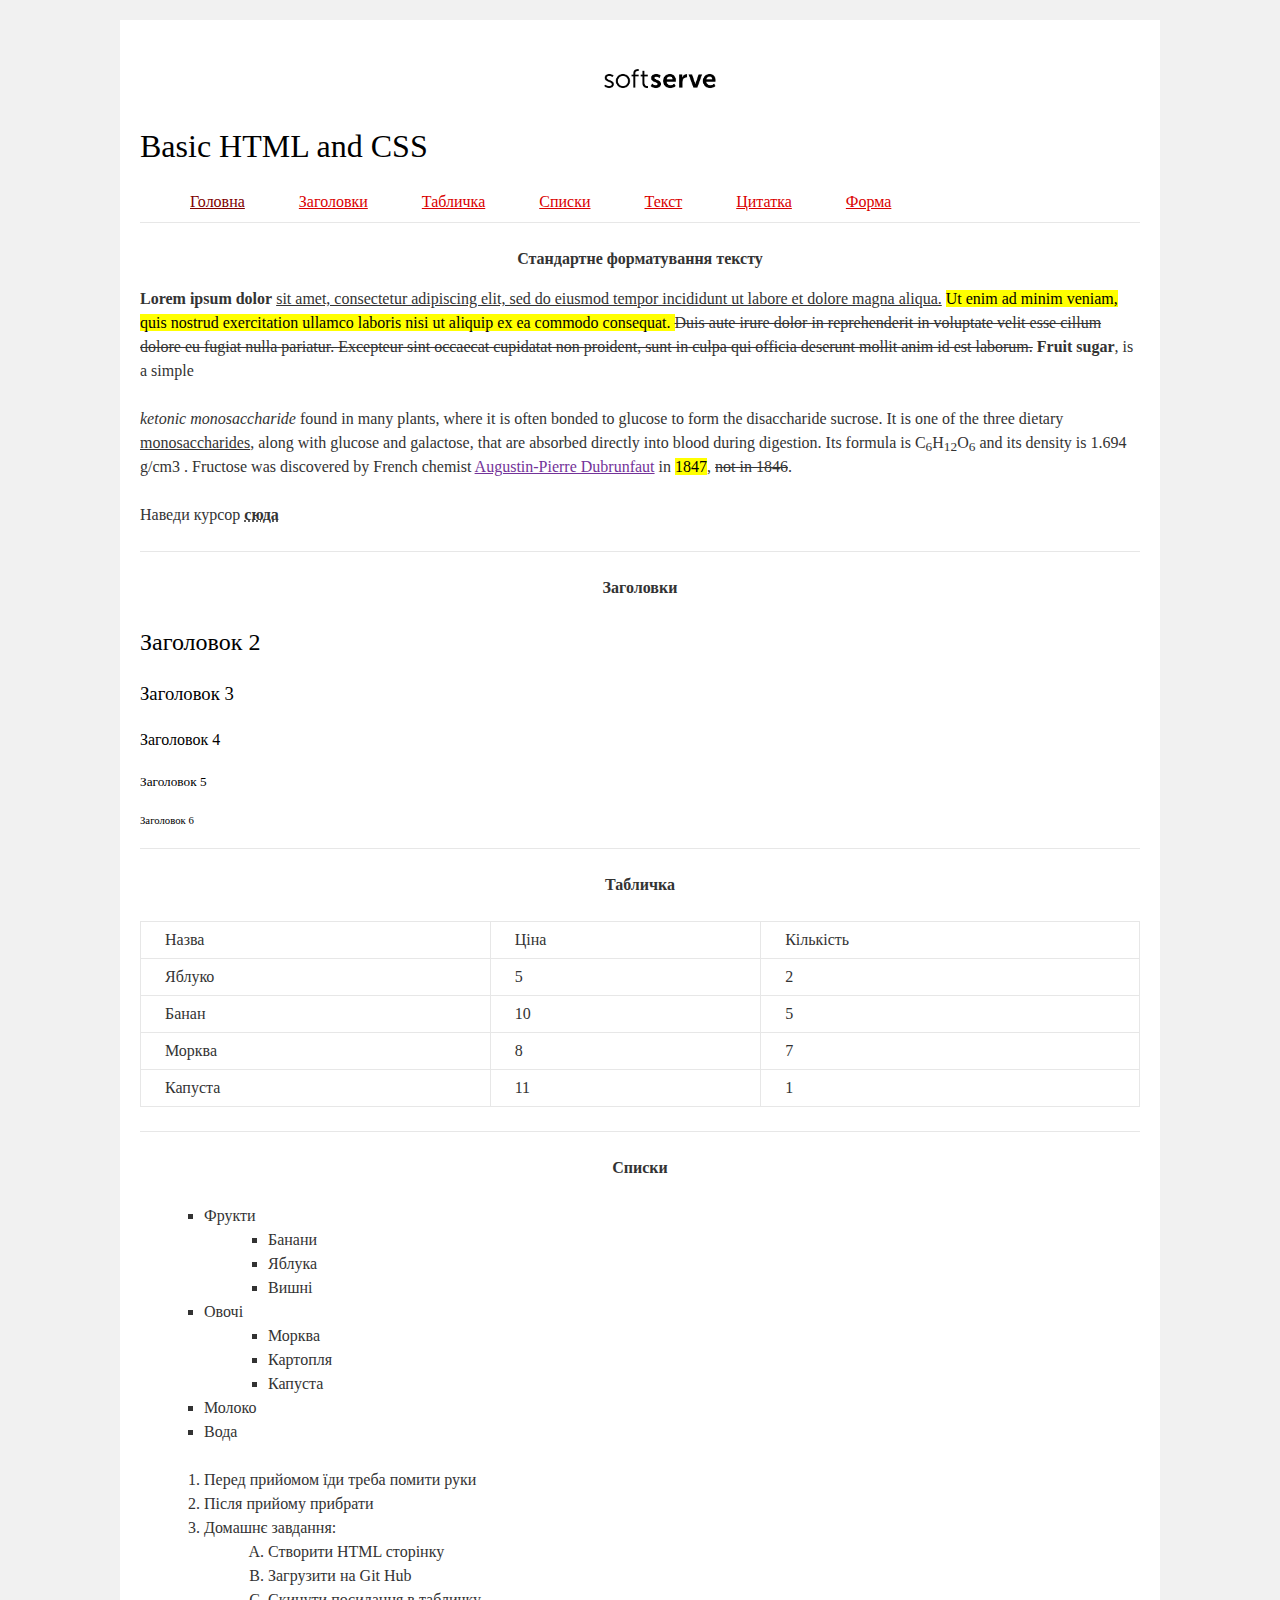
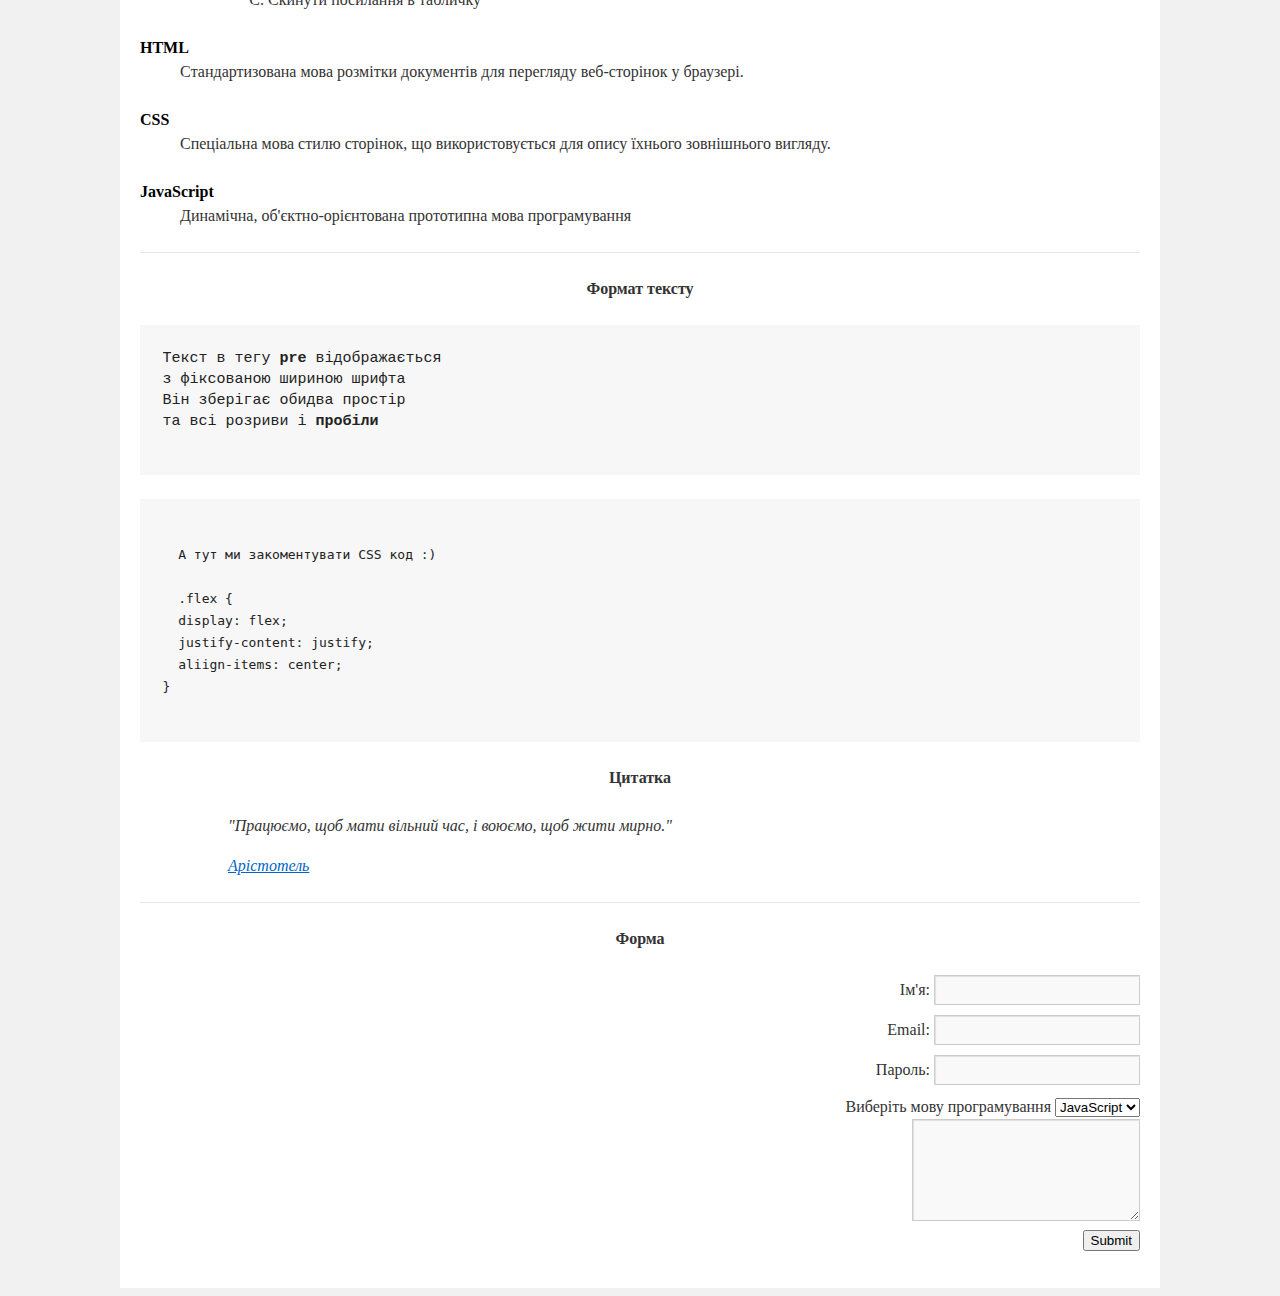
<file: Lesson 1/index.html>
<!DOCTYPE html>
<html lang="en">

<head>
  <meta charset="utf-8">
  <title>HTML Basics</title>
  <link rel="stylesheet" href="css/style.css">
</head>

<body>
  <div id="wrapper">
    <div id="main">
      <div id="container">
        <div id="content" role="main">
                  
<header>
    <img src="img/logo.png" alt="Soft Serve LOGO">
    <h1>Basic HTML and CSS</h1>
</header>

<nav id="mainNav">
    <a href="">Головна</a>
    <a href="#2">Заголовки</a>
    <a href="#3">Табличка</a>
    <a href="#4">Списки</a>
    <a href="#5">Текст</a>
    <a href="#6">Цитатка</a>
    <a href="#7">Форма</a>
</nav>

<hr>


<center><b>Стандартне форматування тексту</b></center>
<p>
<b>Lorem ipsum dolor</b> <u>sit amet, consectetur adipiscing elit, sed do eiusmod tempor incididunt ut labore et dolore magna aliqua.</u> <mark>Ut enim ad minim veniam, quis nostrud exercitation ullamco laboris nisi ut aliquip ex ea commodo consequat. </mark><s>Duis aute irure dolor in reprehenderit in voluptate velit esse cillum dolore eu fugiat nulla pariatur. Excepteur sint occaecat cupidatat non proident, sunt in culpa qui officia deserunt mollit anim id est laborum.</s>
<b>Fruit sugar</b>, is a simple
<p>
<i>ketonic monosaccharide</i> found in many plants, where it is often bonded to glucose to form the disaccharide sucrose.
It is one of the three dietary
<u>monosaccharides</u>, along with glucose and galactose, that are absorbed directly into blood during digestion.
Its formula is C<sub>6</sub>H<sub>12</sub>O<sub>6</sub> and its density is 1.694 g/cm3 .
Fructose was discovered by French chemist
<a href="">Augustin-Pierre Dubrunfaut</a> in
<mark>1847</mark>, <s>not in 1846</s>.
<p>

<p>Наведи курсор <b><abbr title="Hello im from Ukraine :)">сюда</abbr></b>

<hr>

<center><b><p id="2">Заголовки</p></b></center>

<h2>Заголовок 2</h2>
<h3>Заголовок 3</h3>
<h4>Заголовок 4</h4>
<h5>Заголовок 5</h5>
<h6>Заголовок 6</h6>

<hr>

<center><b><p  id="3">Табличка</p></b></center>
<table>
	<tbody>
		<tr>
			<td>Назва</td>
			<td>Ціна</td>
			<td>Кількість</td>
		</tr>
		<tr>
			<td>Яблуко</td>
			<td>5</td>
			<td>2</td>
		</tr>
		<tr>
			<td>Банан</td>
			<td>10</td>
			<td>5</td>
		</tr>
		<tr>
			<td>Морква</td>
			<td>8</td>
			<td>7</td>
		</tr>
		<tr>
			<td>Капуста</td>
			<td>11</td>
			<td>1</td>
		</tr>
	</tbody>
</table>

<hr>

<center><b><p  id="4">Списки</p></b></center>
<ul>
    <li>Фрукти
        <ul>
            <li>Банани</li>
            <li>Яблука</li>
            <li>Вишні</li>
        </ul>
    </li>
    <li>Овочі
        <ul>
            <li>Морква</li>
            <li>Картопля</li>
            <li>Капуста</li>
        </ul>
    </li>
    <li>Молоко</li>
    <li>Вода</li>
</ul>

<ol>
<li>Перед прийомом їди треба помити руки</li>
<li>Після прийому прибрати</li>
<li>Домашнє завдання:
    <ol> 
        <li>Створити HTML сторінку</li> 
        <li>Загрузити на Git Hub</li> 
        <li>Скинути посилання в табличку</li> 
    </ol>
</li>
</ol>


<dl>
    <dt>HTML</dt>
        <dd>Cтандартизована мова розмітки документів для перегляду веб-сторінок у браузері.</dd>
    <dt>CSS</dt>
        <dd>Cпеціальна мова стилю сторінок, що використовується для опису їхнього зовнішнього вигляду.</dd>
    <dt>JavaScript</dt>
        <dd>Динамічна, об'єктно-орієнтована прототипна мова програмування</dd>
</dl>

<hr>

<center><b><p id="5">Формат тексту</p></b></center>

<pre>Текст в тегу <b>pre</b> відображається
з фіксованою шириною шрифта
Він зберігає обидва простір
та всі розриви і <b>пробіли</b>
 </pre>


<pre>
    <code>
  А тут ми закоментувати CSS код :)

  .flex {
  display: flex;
  justify-content: justify;
  aliign-items: center;
}
    </code>
</pre>

<!-- В HTML5 тег center не підтримується, слід використовувати CSS: text-align -->

<center><b><p  id="6">Цитатка</p></b></center>
<blockquote>"Працюємо, щоб мати вільний час, і воюємо, щоб жити мирно."
<p><a href="https://ru.wikipedia.org/wiki/%D0%90%D1%80%D0%B8%D1%81%D1%82%D0%BE%D1%82%D0%B5%D0%BB%D1%8C">Арістотель</a></p>
</blockquote>

<hr>
<center><b><p  id="7">Форма</p></b></center>
<form   >

    <div>
        <label>Ім'я:</label>
        <input type="text" />
    </div>

    <div>
        <label>Email:</label>
        <input type="email" />
    </div>

    <div>
        <label>Пароль:</label>
        <input type="password" />
    </div>

    <div>
        <label>Виберіть мову програмування</label>
        <select name="select">
            <option>JavaScript</option>
            <option>.Net</option>
            <option>Java</option>
        </select>
    </div>

    <div>
        <textarea cols="23" rows="4"></textarea>
    </div>

    <div>
        <button type="submit">Submit</button>
    </div>

</form>
        </div>
      </div>
    </div>
  </div>
</body>

</html>
</file>
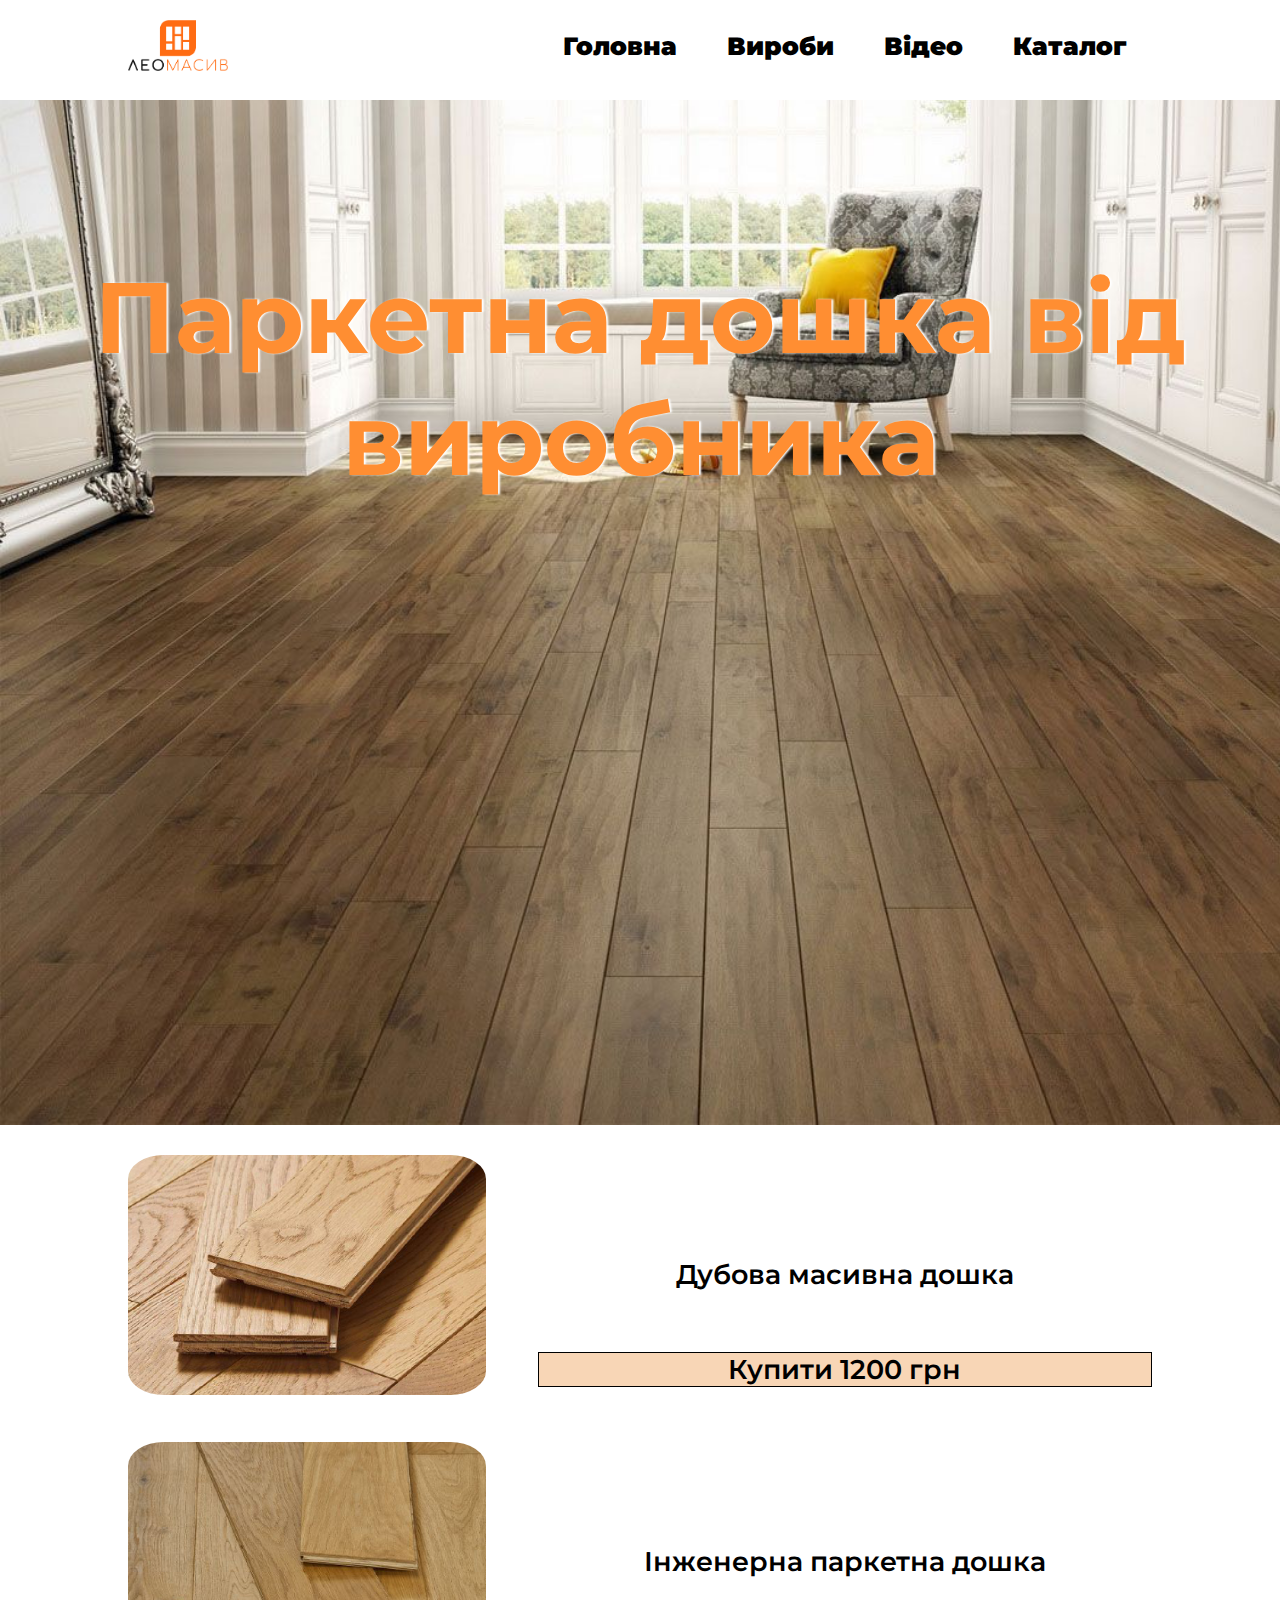
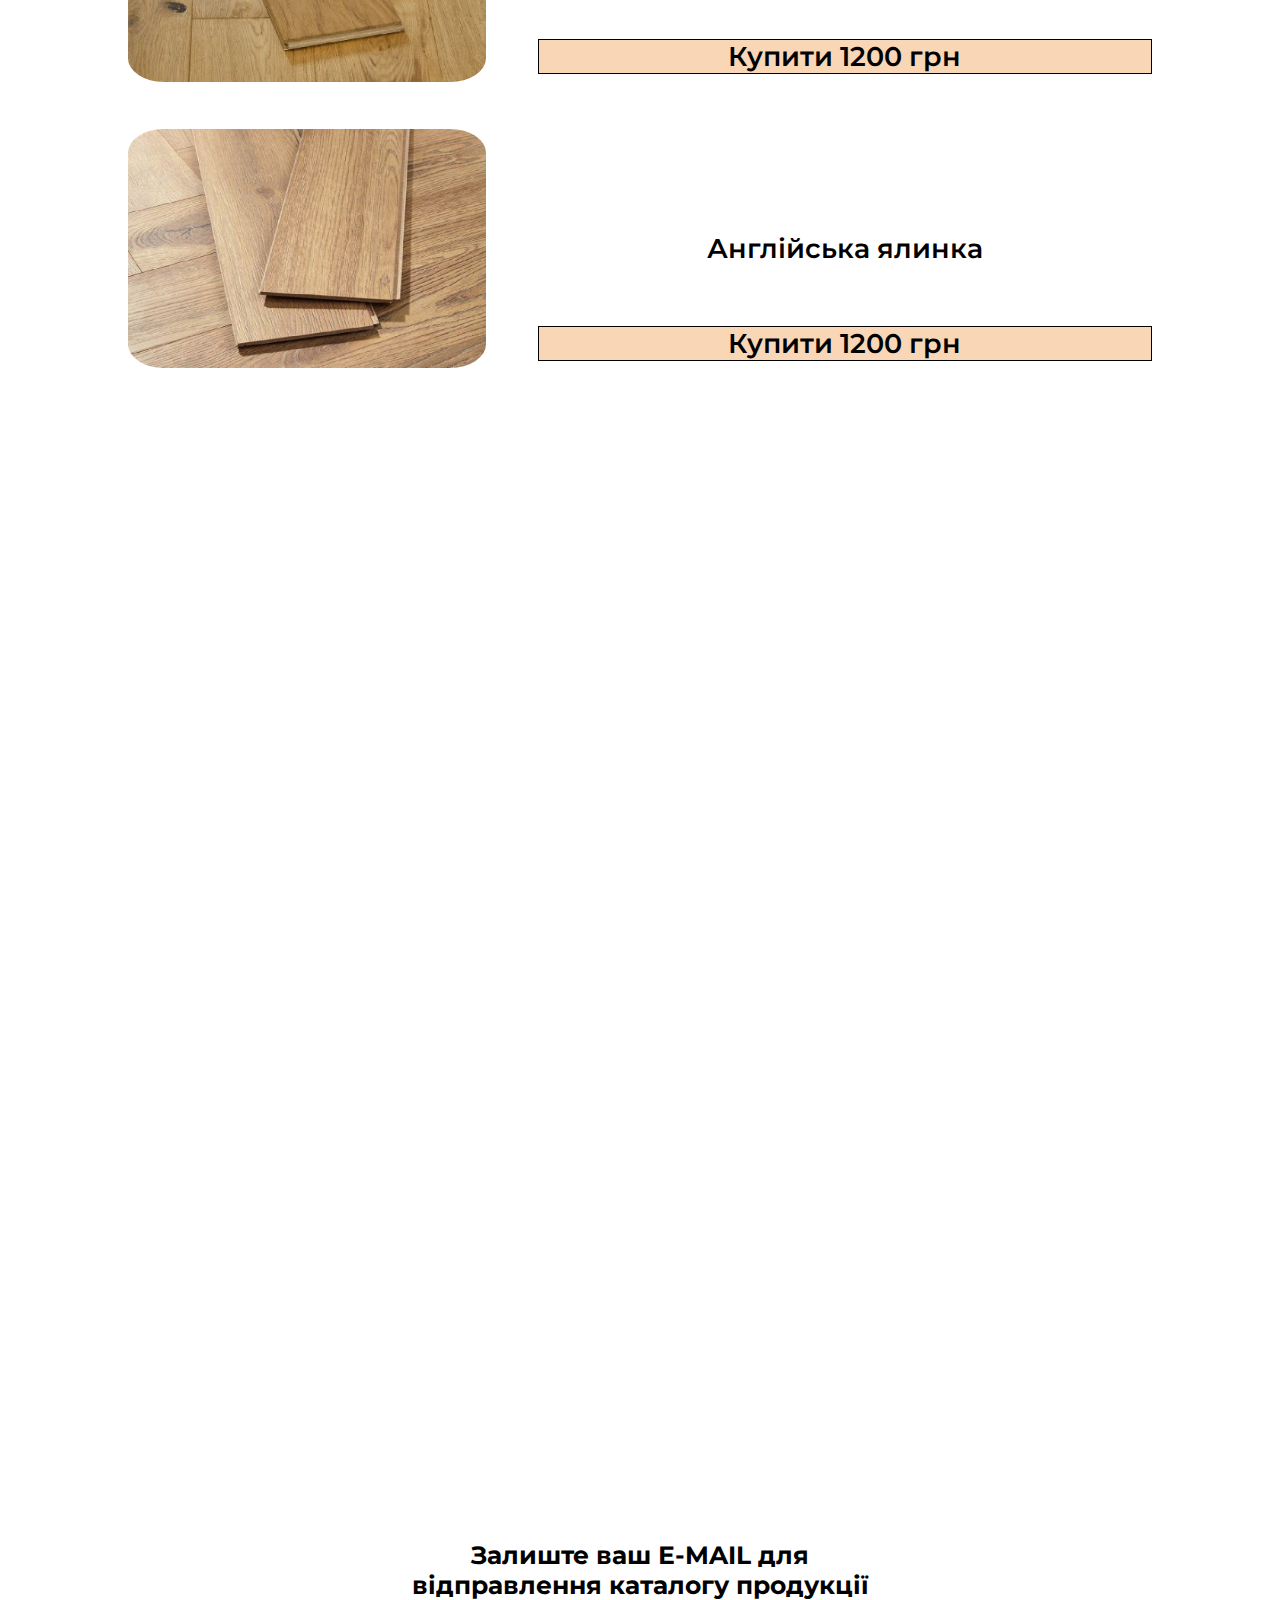
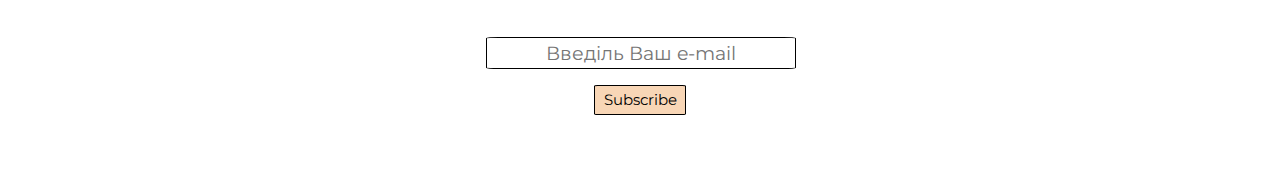
<file: Lesson 2/index.html>
<!DOCTYPE html>
<html>
<head>
    <meta charset="UTF-8">
    <meta http-equiv="X-UA-Compatible" content="IE=edge">
    <meta name="viewport" content="width=device-width, initial-scale=1.0">
    <title>Leo Масив</title>
    <link rel="preconnect" href="https://fonts.gstatic.com">
    <link href="https://fonts.googleapis.com/css2?family=Montserrat:wght@100&display=swap" rel="stylesheet">
    <link rel="stylesheet" href="css/style.css">
</head>
<body>
    <header id="header">
        <div id="inner-header" >  
        <img id="header-img" src="img/logo.png" alt="picture logo">
            <ul id="nav-bar">
                <li><a class="nav-link" href="#home">Головна</a></li>
                <li><a class="nav-link" href="#info">Вироби</a></li>
                <li><a class="nav-link" href="#video">Відео</a></li>
                <li><a class="nav-link" href="#footer">Каталог</a></li>
            </ul>
        </div>
    </header> 
    <div class="pagewrap">
        <section id="home">
            <h1 class="title-h">Паркетна дошка від виробника</h1>
        </section> 
    </div>
    <div id="info">
        <section id="sections">
            <div id="one"> 
                <div class="text">Дубова масивна дошка
                    <div id="klickbuy">
                        <p id="text_buy">Купити 1200 грн</p>
                    </div>
                </div>
                <div id="ones">
                    <img src="img/1.jpg" alt="Дубова масивна дошка" width="100%" height="100%">
                    
                </div>
            </div>
            <div id="two">
                <div class="text" >Інженерна паркетна дошка
                    <div id="klickbuy">
                        <p id="text_buy">Купити 1200 грн</p>
                    </div>
                </div>
                <div id="twos">
                    <img src="img/2.jpg" alt="Інженерна паркетна дошка" width="100%" height="100%">
                </div>
            </div>
            <div id="three">
                <div class="text" >Англійська ялинка
                    <div id="klickbuy">
                        <p id="text_buy">Купити 1200 грн</p>
                    </div>
                </div>
                <div id="threes">
                    <img src="img/3.jpg" alt="Англійська ялинка" width="100%" height="100%">
                </div>
            </div>
        </section>
    </div>
    <section id="video">
        <iframe
            id="youtube" width="100%" height="100%"
            src="https://www.youtube.com/embed/jduIluvDNoA"
            frameborder="0" allowfullscreen>
    </iframe>
    </section>
    <section id="footer">
        <h4>Залиште ваш Е-MAIL для відправлення каталогу продукції</h4>
        <form id="form" action="https://formspree.io/f/meqnvabj" >
            <input name="email"id="email" type="email" placeholder="Введіль Ваш e-mail" required/>
            <input id="submit" type="submit" value="Subscribe" class="btn" />
        </form>
    </section>
</body>
</html>
</file>
<file: Lesson 1/css/style.css>
html, body, div, h1, h2, h3, h4, h5, h6, p, blockquote, pre, a, abbr, code, img, s, sub, b, u, i, dl, dt, dd, ol, ul, li, form, label, table, tbody, tr, td {
    background: transparent;
    border: 0;

    vertical-align: baseline
}
body {
    line-height: 1
}
h1, h2, h3, h4, h5, h6 {
    clear: both;
    font-weight: normal
}
ol, ul {
    list-style: none
}
blockquote {
    quotes: none
}
blockquote:before, blockquote:after {
    content: '';
    content: none
}
table {
    border-collapse: collapse;
    border-spacing: 0
}
#container {
    float: left;
    margin: 0 -240px 0 0;
    width: 100%
}

#mainNav a { 
    margin-left: 5%;
}

nav>a {
    color: #da0000 !important ;
 
}
nav>a:visited {
    color: #800000 !important ;
}

body, input, textarea {
    font-family: Georgia, "Bitstream Charter", serif
}
pre {
    font-family: "Courier 10 Pitch", Courier, monospace
}
code {
    font-family: Monaco, Consolas, "Andale Mono", "DejaVu Sans Mono", monospace
}
#main, #wrapper {
    margin: 0 auto;
    width: 1000px
}
#wrapper {
    background: #fff;
    margin-top: 20px;
    padding: 0 20px
}
body {
    background: #f1f1f1
}
body, input, textarea {
    color: #666;
    font-size: 12px;
    line-height: 18px
}
hr {
    background-color: #e7e7e7;
    border: 0;
    clear: both;
    height: 1px;
    margin-bottom: 18px
}
p {
    margin-bottom: 18px
}
ul {
    list-style: square;
    margin: 0 0 18px 1.5em
}
ol {
    list-style: decimal;
    margin: 0 0 18px 1.5em
}
ol ol {
    list-style: upper-alpha
}
ul ul, ol ol {
    margin-bottom: 0
}
dl {
    margin: 0 0 24px 0
}
dt {
    font-weight: bold
}
dd {
    margin-bottom: 18px
}
i {
    font-style: italic
}
blockquote {
    font-style: italic;
    padding: 0 3em
}
pre {
    background: #f7f7f7;
    color: #222;
    line-height: 18px;
    margin-bottom: 18px;
    overflow: auto;
    padding: 1.5em
}
abbr {
    cursor: help
}
sub {
    height: 0;
    line-height: 1;
    position: relative;
    vertical-align: baseline
}
sub {
    top: .5ex
}
input {
    margin-bottom: 10px
}
input[type="text"], input[type="password"], input[type="email"], textarea {
    background: #f9f9f9;
    border: 1px solid #ccc;
    box-shadow: inset 1px 1px 1px rgba(0, 0, 0, 0.1);
    -moz-box-shadow: inset 1px 1px 1px rgba(0, 0, 0, 0.1);
    -webkit-box-shadow: inset 1px 1px 1px rgba(0, 0, 0, 0.1);
    padding: 2px
}
a:link {
    color: #06c
}
a:visited {
    color: #743399
}
a:active, a:hover {
    color: #ff4b33
}
#main {
    clear: both;
    overflow: hidden;
    padding: 40px 0 0 0
}
#content {
    margin-bottom: 36px
}
#content, #content input, #content textarea {
    color: #333;
    font-size: 16px;
    line-height: 24px
}
#content p, #content ul, #content ol, #content dd, #content pre, #content hr {
    margin-bottom: 24px
}
#content ul ul, #content ol ol {
    margin-bottom: 0
}
#content pre {
    font-size: 15px;
    line-height: 21px
}
#content code {
    font-size: 13px
}
#content dt {
    color: #000
}
#content h1, #content h2, #content h3, #content h4, #content h5, #content h6 {
    color: #000;
    line-height: 1.5em;
    margin: 0 0 20px 0
}
#content table {
    border: 1px solid #e7e7e7;
    margin: 0 -1px 24px 0;
    text-align: left;
    width: 100%
}
#content tr td {
    border-top: 1px solid #e7e7e7;
    padding: 6px 24px;
    border-right: 1px solid #e7e7e7
}
form {
    text-align: right;
}
input {
    width: 200px
}
pre {
    -webkit-text-size-adjust: 140%
}
code {
    -webkit-text-size-adjust: 160%
}
@media print {
    body {
        background: none !important
    }
    #wrapper {
        clear: both !important;
        display: block !important;
        float: none !important;
        position: relative !important
    }
    #container {
        margin: 0;
        width: 100%
    }
    #content {
        margin: 24pt 0 0;
        width: 100%
    }
    #main {
        display: inline
    }
}
img {
    width: 140px;
    vertical-align: middle;
    display: block;
    margin: 0 auto;
    margin-left: calc(50% - 50px);
    margin-bottom: 20px
}
</file>
<file: Lesson 2/css/style.css>
*{
    margin:0;
    padding: 0;
    list-style:none;
    text-decoration: none;
}

body {
    width: 100%;
    height: 2500px;
}

.pagewrap {
    width: 100%;
    height: 45%;
    background-image: url(../img/wallpaper.jpg);
    background-size:cover;
    background-repeat: no-repeat;
    margin: auto;
}

.title-h {
    font-family: Montserrat;
    color: #ff8e32;
    font-size: 100px;
    font-weight: 500;
    font-weight: bold;
    text-shadow: 2px 0 2px #ffffff;
    text-align: center;
    margin:0 auto;
    padding-top: 20%;
}

#header {
    width:100%;
    height: 80px;
    display: block;
    background-color: hsl(0, 0%, 100%);
    padding-top: 10px;
    padding-bottom: 10px;
    position: fixed;  
    margin: 0 auto;
}

#inner-header {
    width: 80%;
    height: 100%;
    display: block;
    margin: 0 auto;   
}

#header-img {
    padding-top: 10px;
    max-width: 100px;
    max-height: 100px;
}

#nav-bar {
    float:right;
    height: 100%;
}

.nav-link {
    height:100%;
    display: table;
    float: left;
    padding: 0px 25px;
    color:black;
    text-decoration: none;
    transition: color 0.3s linear;
    font-family: Montserrat;
    font-size: 25px;
    font-weight: 900;
}

div a {
    margin-top: 13%;
}

.nav-link:hover {
    color:#ff8e32;
}

#nav-bar li {
    height: 50%;
    display: table-cell;
    padding-top: 0;
    padding-bottom: 10px;
}

#sections {
    width: 80%;
    height: 80%;
    margin: 0 auto;
    display: flex;
    flex-direction: column;
    align-items: center;
    justify-content:space-around;
    padding: 10px;
}

#one,
#two,
#three {
    margin: 2% auto;
    width:100%;
    height: 65%;
    font-family: Montserrat;
    color: black;
    font-size: 27px;
    font-weight: 600;
    text-align: center;
}

#ones,
#twos,
#threes {
    width:35%;
    height: 100%;
    float:left;
}

#ones img,
#twos img,
#threes img {
    border-radius: 10%;
}

.text {
    width:60%;
    height: 20%;
    margin-top: 10%;
    float: right;
}

#klickbuy {
    height: 20%;
    margin-top: 10%;
    border-style: solid;
    border-width: 1px;
}

#text_buy {
    background-color: #f7cfa9d8;
}

#text_buy:hover {
    color:rgb(255, 255, 255)

}

#video {
    margin:15% 15% 15% ;
    width: 70%;
    height: 30%; 
}

#youtube{
    border-radius: 2%;
    margin:0 auto;
}

#footer{
    width:40%;
    height: 10%;
    align-items: center;
    margin: 5% auto;
    font-family: Montserrat;
    color: black;
    font-size: 25px;
    text-align: center;
}

#form {
    width:60%;
    height: 40%;
    align-items: center;
    margin:7% auto ;
}

#email {
    width:100%;
    height: 30%;
    font-family: Montserrat;
    color :black;
    font-size: 19px;
    text-align: center;
    border-radius: 4%;
    border: 1px solid #000;
}

#submit{
    width:30%;
    height:30%;
    margin: 5% auto;
    font-family: Montserrat;
    color :black;
    font-size: 15px;
    text-align: center;
    background-color:#f7cfa9d8 ;
    border: 1px solid #000;
    border-radius: 4%;
}
</file>
